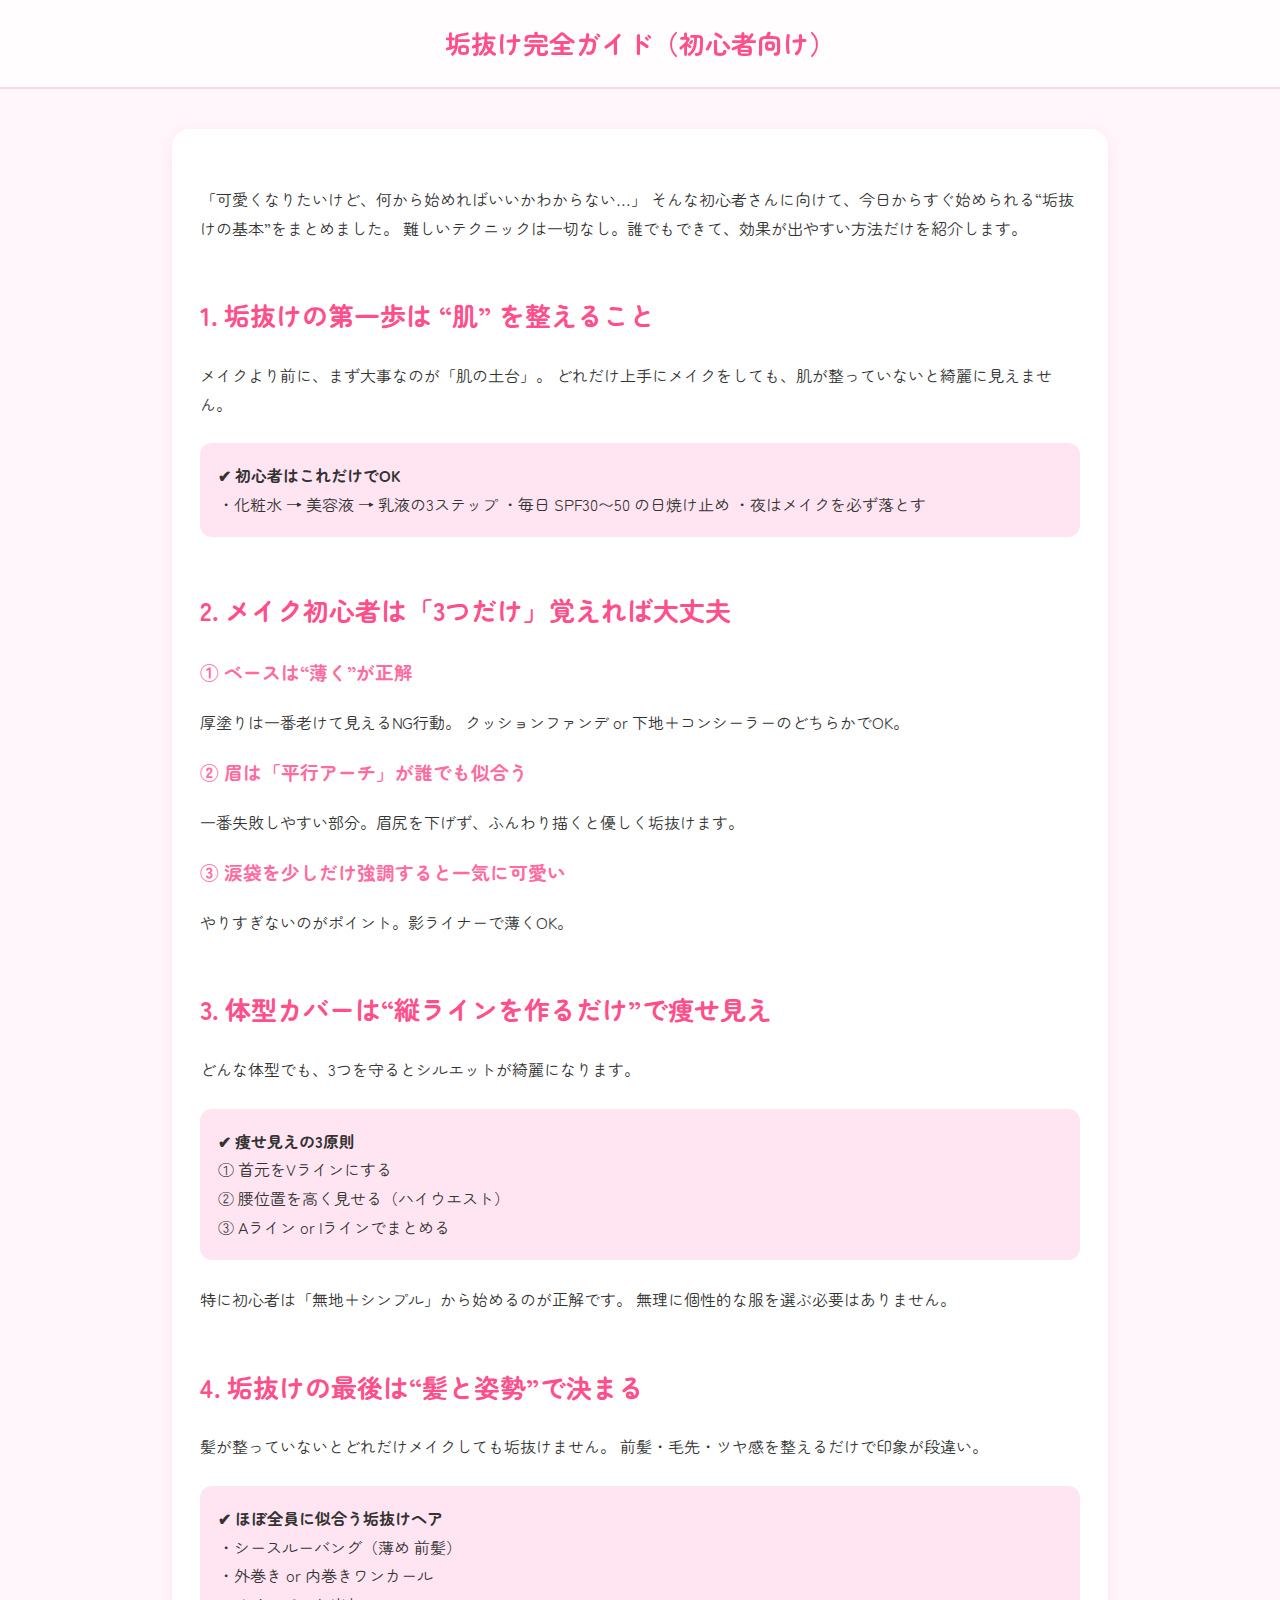
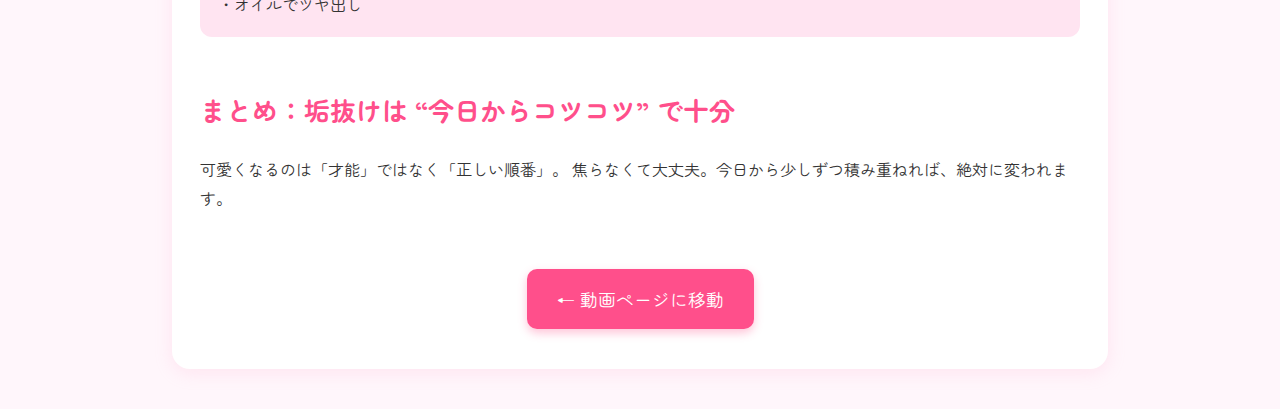
<file: tamari-SEO/index.html>
<!DOCTYPE html>
<html lang="ja">
<head>
    <meta charset="UTF-8">
    <link rel="icon" href="favicon.png" type="image/png">
    <meta name="viewport" content="width=device-width, initial-scale=1.0">

    <title>【初心者向け】可愛くなるための垢抜け完全ガイド｜メイク・ファッションの基本</title>

    <!-- SEO -->
    <meta name="description" content="初心者でも可愛くなれるメイクの基本・体型カバー・垢抜けのコツを分かりやすく解説。TamaRiが“今日からすぐ変われる方法”を丁寧に紹介。">
    <meta name="keywords" content="垢抜け, メイク初心者, 垢抜け方法, 体型カバー, コーデ初心者, ファッション基本, TamaRi">

    <meta property="og:title" content="【初心者向け】垢抜け完全ガイド｜メイク・ファッションの基本">
    <meta property="og:description" content="初心者でも迷わず可愛くなれる必須ポイントを分かりやすく解説。">
    <meta property="og:image" content="https://i.ytimg.com/vi/2EfxidI4AdE/maxresdefault.jpg">

    <!-- かわいいデザイン -->
    <link href="https://fonts.googleapis.com/css2?family=Zen+Maru+Gothic:wght@500;700&display=swap" rel="stylesheet">

    <style>
        body {
            font-family: "Zen Maru Gothic", sans-serif;
            background: #fff6fb;
            margin: 0;
            padding: 0;
            color: #333;
            line-height: 1.8;
        }

        header {
            padding: 20px;
            text-align: center;
            background: #ffffffcc;
            border-bottom: 2px solid #ffd5e9;
            position: sticky;
            top: 0;
            backdrop-filter: blur(8px);
        }

        header h1 {
            margin: 0;
            color: #ff4f8b;
            font-size: 26px;
        }

        .content {
            max-width: 880px;
            margin: 40px auto;
            background: #fff;
            padding: 40px 28px;
            border-radius: 18px;
            box-shadow: 0 4px 18px #ff9ec933;
        }

        h2 {
            color: #ff4f8b;
            margin-top: 50px;
            font-size: 26px;
        }

        h3 { color: #ff6ba1; }

        .point-box {
            background: #ffe4f1;
            padding: 18px;
            border-radius: 12px;
            margin: 25px 0;
        }

        a.btn {
            display: inline-block;
            margin-top: 40px;
            padding: 14px 30px;
            background: #ff4f8b;
            color: #fff;
            border-radius: 10px;
            text-decoration: none;
            font-size: 18px;
            box-shadow: 0 4px 10px #ff4f8b55;
        }
    </style>
</head>

<body>

<header>
    <h1>垢抜け完全ガイド（初心者向け）</h1>
</header>

<div class="content">

    <p>
        「可愛くなりたいけど、何から始めればいいかわからない…」  
        そんな初心者さんに向けて、今日からすぐ始められる“垢抜けの基本”をまとめました。
        難しいテクニックは一切なし。誰でもできて、効果が出やすい方法だけを紹介します。
    </p>

    <h2>1. 垢抜けの第一歩は “肌” を整えること</h2>
    <p>
        メイクより前に、まず大事なのが「肌の土台」。  
        どれだけ上手にメイクをしても、肌が整っていないと綺麗に見えません。
    </p>

    <div class="point-box">
        <strong>✔ 初心者はこれだけでOK</strong><br>
        ・化粧水 → 美容液 → 乳液の3ステップ  
        ・毎日 SPF30〜50 の日焼け止め  
        ・夜はメイクを必ず落とす
    </div>


    <h2>2. メイク初心者は「3つだけ」覚えれば大丈夫</h2>

    <h3>① ベースは“薄く”が正解</h3>
    <p>
        厚塗りは一番老けて見えるNG行動。  
        クッションファンデ or 下地＋コンシーラーのどちらかでOK。
    </p>

    <h3>② 眉は「平行アーチ」が誰でも似合う</h3>
    <p>一番失敗しやすい部分。眉尻を下げず、ふんわり描くと優しく垢抜けます。</p>

    <h3>③ 涙袋を少しだけ強調すると一気に可愛い</h3>
    <p>やりすぎないのがポイント。影ライナーで薄くOK。</p>


    <h2>3. 体型カバーは“縦ラインを作るだけ”で痩せ見え</h2>

    <p>どんな体型でも、3つを守るとシルエットが綺麗になります。</p>

    <div class="point-box">
        <strong>✔ 痩せ見えの3原則</strong><br>
        ① 首元をVラインにする<br>
        ② 腰位置を高く見せる（ハイウエスト）<br>
        ③ Aライン or Iラインでまとめる
    </div>

    <p>
        特に初心者は「無地＋シンプル」から始めるのが正解です。  
        無理に個性的な服を選ぶ必要はありません。
    </p>


    <h2>4. 垢抜けの最後は“髪と姿勢”で決まる</h2>

    <p>
        髪が整っていないとどれだけメイクしても垢抜けません。  
        前髪・毛先・ツヤ感を整えるだけで印象が段違い。
    </p>

    <div class="point-box">
        <strong>✔ ほぼ全員に似合う垢抜けヘア</strong><br>
        ・シースルーバング（薄め 前髪）<br>
        ・外巻き or 内巻きワンカール<br>
        ・オイルでツヤ出し
    </div>


    <h2>まとめ：垢抜けは “今日からコツコツ” で十分</h2>
    <p>
        可愛くなるのは「才能」ではなく「正しい順番」。  
        焦らなくて大丈夫。今日から少しずつ積み重ねれば、絶対に変われます。
    </p>

    <center>
        <a class="btn" href="https://www.youtube.com/channel/UC_GVyATt4ZZFa6GnnkZ162w">← 動画ページに移動</a>
    </center>

</div>

</body>
</html>
</file>
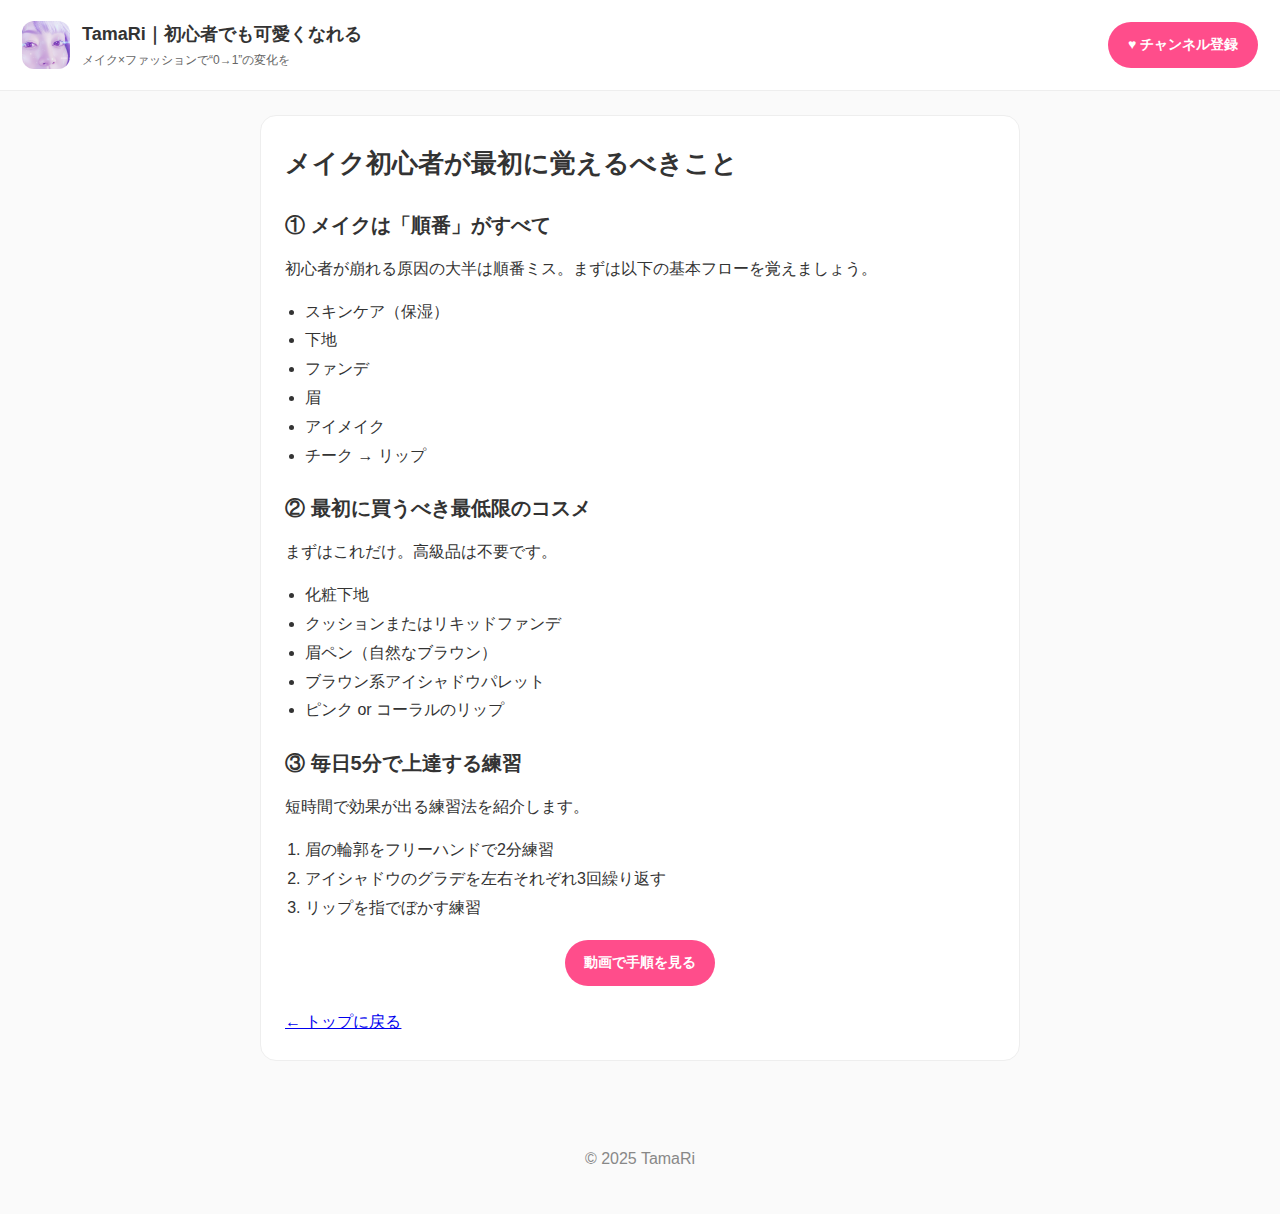
<file: article-makeup-1.html>
<!DOCTYPE html>
<html lang="ja">
<head>
  <meta charset="utf-8">
  <meta name="viewport" content="width=device-width,initial-scale=1">
  <title>メイク初心者が最初に覚えるべきこと｜TamaRi</title>
  <meta name="description" content="メイク初心者が最初に覚えるべき基本ステップ。順番・最低限の道具・練習方法をわかりやすく解説します。">
  <link rel="icon" href="favicon.png">
  <link rel="stylesheet" href="styles.css">
</head>
<body>

<header class="site-header" role="banner">
  <div class="header-left">
    <img src="favicon.png" alt="TamaRi アイコン" class="site-logo" loading="lazy" width="48" height="48">
    <div>
      <div class="site-title">TamaRi｜初心者でも可愛くなれる</div>
      <div class="site-sub">メイク×ファッションで“0→1”の変化を</div>
    </div>
  </div>
  <div class="header-right">
    <a class="subscribe-btn" href="https://www.youtube.com/channel/UC_GVyATt4ZZFa6GnnkZ162w?sub_confirmation=1" target="_blank" rel="noopener">♥ チャンネル登録</a>
  </div>
</header>

<main class="container">
  <article class="article-container" role="article">
    <h1>メイク初心者が最初に覚えるべきこと</h1>

    <h2>① メイクは「順番」がすべて</h2>
    <p>初心者が崩れる原因の大半は順番ミス。まずは以下の基本フローを覚えましょう。</p>
    <ul>
      <li>スキンケア（保湿）</li>
      <li>下地</li>
      <li>ファンデ</li>
      <li>眉</li>
      <li>アイメイク</li>
      <li>チーク → リップ</li>
    </ul>

    <h2>② 最初に買うべき最低限のコスメ</h2>
    <p>まずはこれだけ。高級品は不要です。</p>
    <ul>
      <li>化粧下地</li>
      <li>クッションまたはリキッドファンデ</li>
      <li>眉ペン（自然なブラウン）</li>
      <li>ブラウン系アイシャドウパレット</li>
      <li>ピンク or コーラルのリップ</li>
    </ul>

    <h2>③ 毎日5分で上達する練習</h2>
    <p>短時間で効果が出る練習法を紹介します。</p>
    <ol>
      <li>眉の輪郭をフリーハンドで2分練習</li>
      <li>アイシャドウのグラデを左右それぞれ3回繰り返す</li>
      <li>リップを指でぼかす練習</li>
    </ol>

    <div style="margin-top:18px; text-align:center;">
      <a class="subscribe-btn" href="https://www.youtube.com/channel/UC_GVyATt4ZZFa6GnnkZ162w" target="_blank">動画で手順を見る</a>
    </div>

    <div style="margin-top:22px;">
      <a href="index.html">← トップに戻る</a>
    </div>
  </article>
</main>

<footer>
  <p>© 2025 TamaRi</p>
</footer>

</body>
</html>
</file>
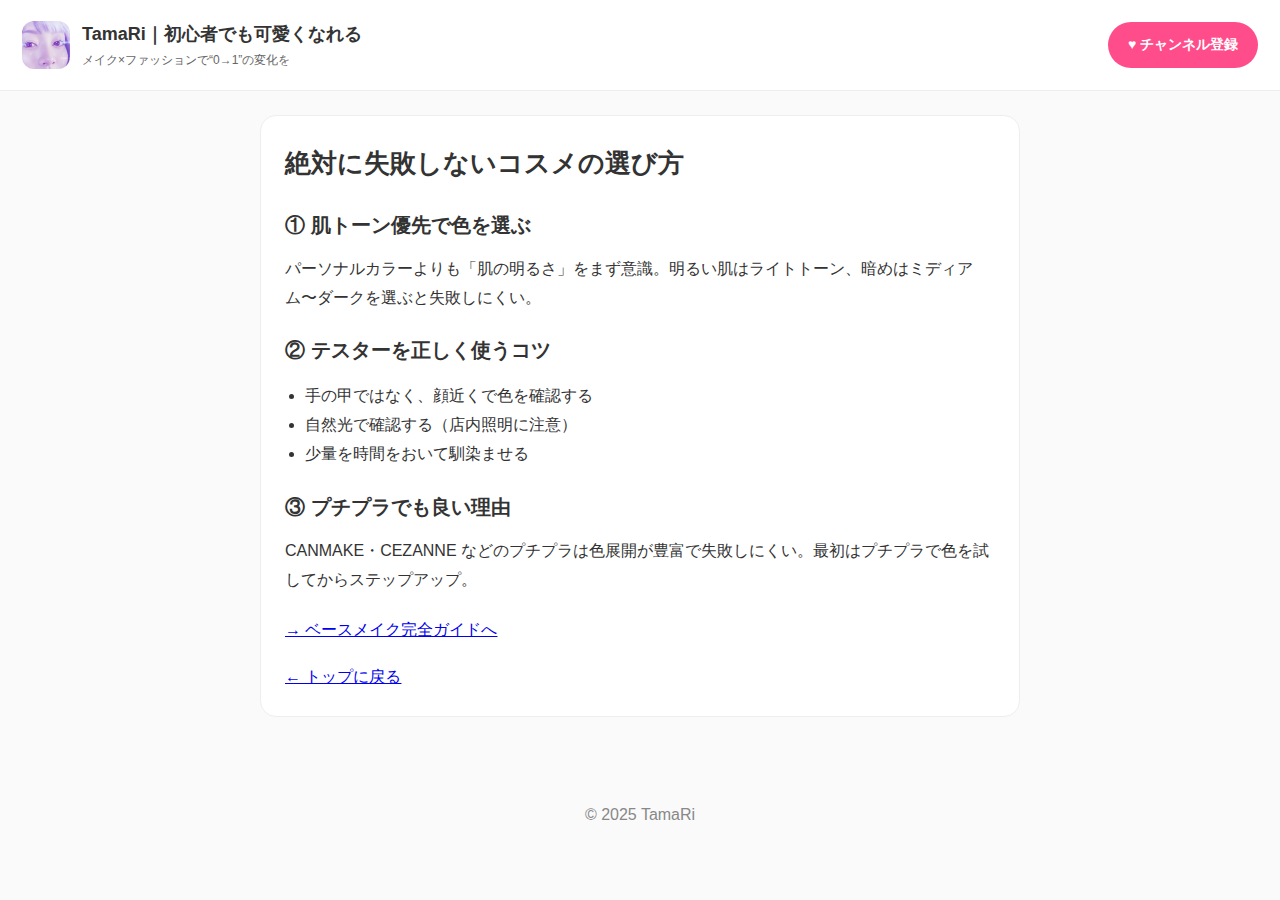
<file: article-makeup-2.html>
<!DOCTYPE html>
<html lang="ja">
<head>
  <meta charset="utf-8">
  <meta name="viewport" content="width=device-width,initial-scale=1">
  <title>絶対に失敗しないコスメの選び方｜TamaRi</title>
  <meta name="description" content="初心者でも失敗しないコスメ選び。肌トーン・テスターの使い方・プチプラおすすめを解説します。">
  <link rel="icon" href="favicon.png">
  <link rel="stylesheet" href="styles.css">
</head>
<body>

<header class="site-header" role="banner">
  <div class="header-left">
    <img src="favicon.png" alt="TamaRi アイコン" class="site-logo" loading="lazy" width="48" height="48">
    <div>
      <div class="site-title">TamaRi｜初心者でも可愛くなれる</div>
      <div class="site-sub">メイク×ファッションで“0→1”の変化を</div>
    </div>
  </div>
  <div class="header-right">
    <a class="subscribe-btn" href="https://www.youtube.com/channel/UC_GVyATt4ZZFa6GnnkZ162w?sub_confirmation=1" target="_blank" rel="noopener">♥ チャンネル登録</a>
  </div>
</header>

<main class="container">
  <article class="article-container">
    <h1>絶対に失敗しないコスメの選び方</h1>

    <h2>① 肌トーン優先で色を選ぶ</h2>
    <p>パーソナルカラーよりも「肌の明るさ」をまず意識。明るい肌はライトトーン、暗めはミディアム〜ダークを選ぶと失敗しにくい。</p>

    <h2>② テスターを正しく使うコツ</h2>
    <ul>
      <li>手の甲ではなく、顔近くで色を確認する</li>
      <li>自然光で確認する（店内照明に注意）</li>
      <li>少量を時間をおいて馴染ませる</li>
    </ul>

    <h2>③ プチプラでも良い理由</h2>
    <p>CANMAKE・CEZANNE などのプチプラは色展開が豊富で失敗しにくい。最初はプチプラで色を試してからステップアップ。</p>

    <div style="margin-top:22px;">
      <a href="article-makeup-3.html">→ ベースメイク完全ガイドへ</a>
    </div>

    <div style="margin-top:18px;">
      <a href="index.html">← トップに戻る</a>
    </div>
  </article>
</main>

<footer>
  <p>© 2025 TamaRi</p>
</footer>

</body>
</html>
</file>
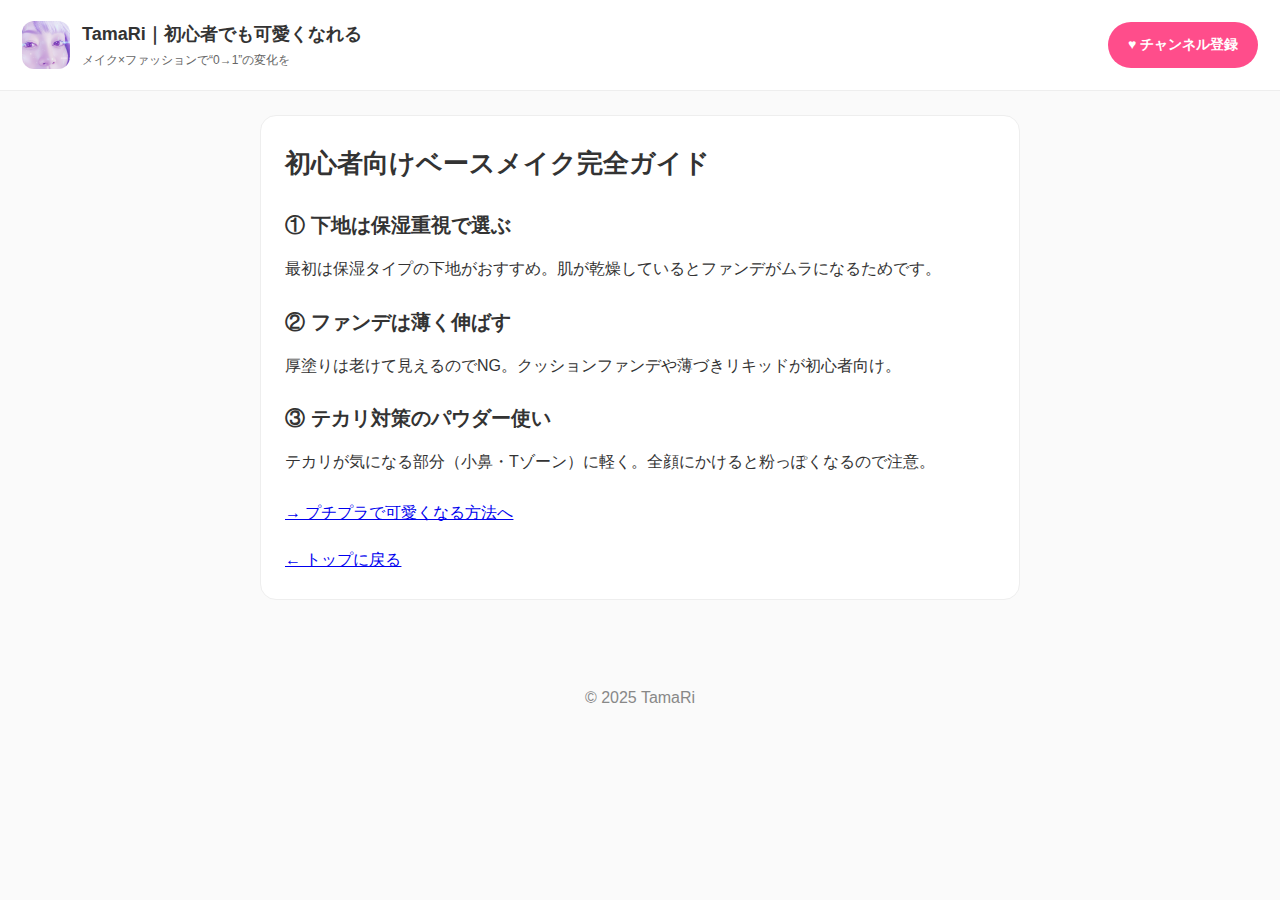
<file: article-makeup-3.html>
<!DOCTYPE html>
<html lang="ja">
<head>
  <meta charset="utf-8">
  <meta name="viewport" content="width=device-width,initial-scale=1">
  <title>初心者向けベースメイク完全ガイド｜TamaRi</title>
  <meta name="description" content="崩れないベースメイクの作り方。下地・ファンデ・パウダーの選び方と使い方をわかりやすく説明します。">
  <link rel="icon" href="favicon.png">
  <link rel="stylesheet" href="styles.css">
</head>
<body>

<header class="site-header" role="banner">
  <div class="header-left">
    <img src="favicon.png" alt="TamaRi アイコン" class="site-logo" loading="lazy" width="48" height="48">
    <div>
      <div class="site-title">TamaRi｜初心者でも可愛くなれる</div>
      <div class="site-sub">メイク×ファッションで“0→1”の変化を</div>
    </div>
  </div>
  <div class="header-right">
    <a class="subscribe-btn" href="https://www.youtube.com/channel/UC_GVyATt4ZZFa6GnnkZ162w?sub_confirmation=1" target="_blank" rel="noopener">♥ チャンネル登録</a>
  </div>
</header>

<main class="container">
  <article class="article-container">
    <h1>初心者向けベースメイク完全ガイド</h1>

    <h2>① 下地は保湿重視で選ぶ</h2>
    <p>最初は保湿タイプの下地がおすすめ。肌が乾燥しているとファンデがムラになるためです。</p>

    <h2>② ファンデは薄く伸ばす</h2>
    <p>厚塗りは老けて見えるのでNG。クッションファンデや薄づきリキッドが初心者向け。</p>

    <h2>③ テカリ対策のパウダー使い</h2>
    <p>テカリが気になる部分（小鼻・Tゾーン）に軽く。全顔にかけると粉っぽくなるので注意。</p>

    <div style="margin-top:22px;">
      <a href="article-makeup-4.html">→ プチプラで可愛くなる方法へ</a>
    </div>

    <div style="margin-top:18px;">
      <a href="index.html">← トップに戻る</a>
    </div>
  </article>
</main>

<footer>
  <p>© 2025 TamaRi</p>
</footer>

</body>
</html>
</file>
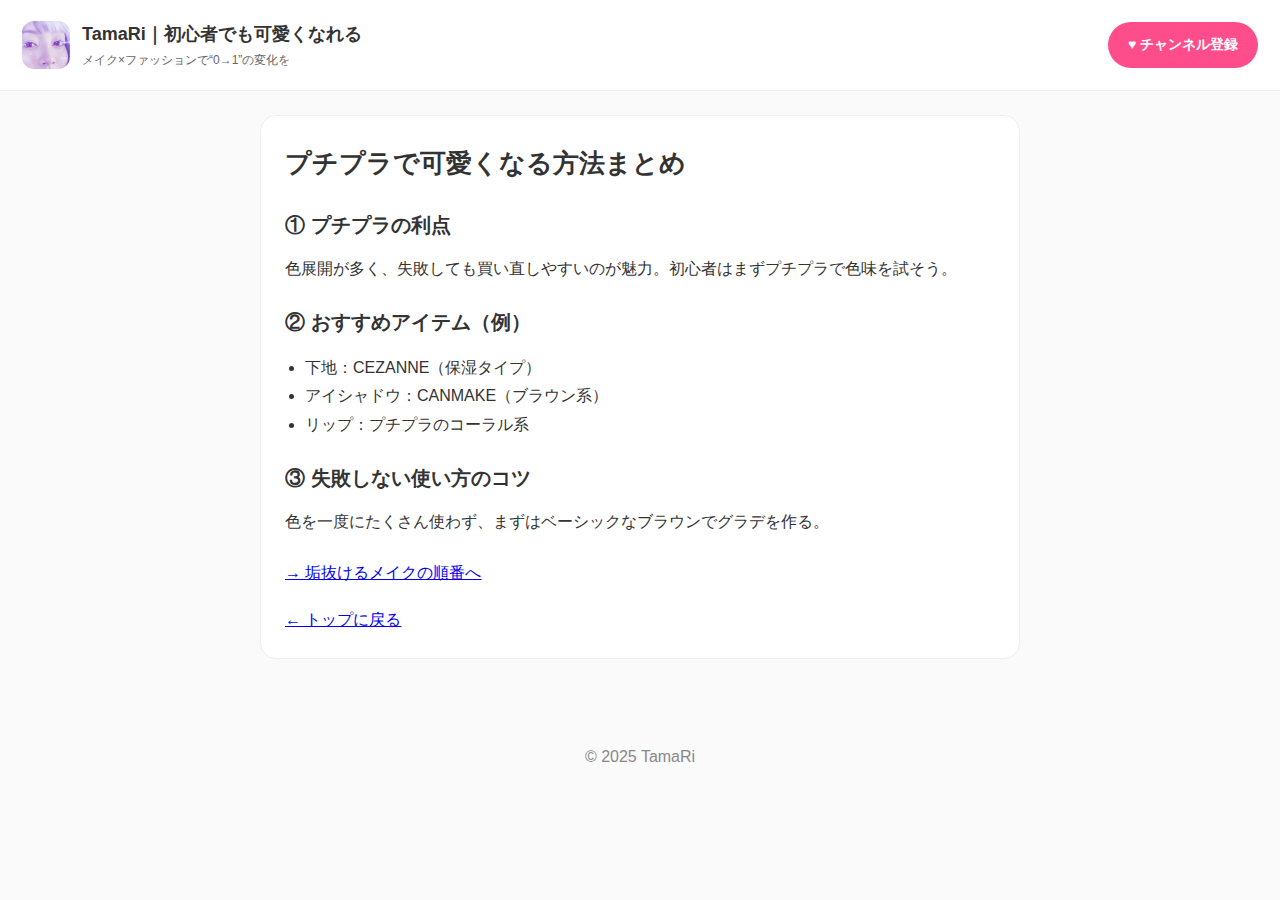
<file: article-makeup-4.html>
<!DOCTYPE html>
<html lang="ja">
<head>
  <meta charset="utf-8">
  <meta name="viewport" content="width=device-width,initial-scale=1">
  <title>プチプラで可愛くなる方法｜TamaRi</title>
  <meta name="description" content="プチプラで揃えるメイク術。CANMAKEなどのおすすめアイテムと実践テクニックを紹介します。">
  <link rel="icon" href="favicon.png">
  <link rel="stylesheet" href="styles.css">
</head>
<body>

<header class="site-header" role="banner">
  <div class="header-left">
    <img src="favicon.png" alt="TamaRi アイコン" class="site-logo" loading="lazy" width="48" height="48">
    <div>
      <div class="site-title">TamaRi｜初心者でも可愛くなれる</div>
      <div class="site-sub">メイク×ファッションで“0→1”の変化を</div>
    </div>
  </div>
  <div class="header-right">
    <a class="subscribe-btn" href="https://www.youtube.com/channel/UC_GVyATt4ZZFa6GnnkZ162w?sub_confirmation=1" target="_blank" rel="noopener">♥ チャンネル登録</a>
  </div>
</header>

<main class="container">
  <article class="article-container">
    <h1>プチプラで可愛くなる方法まとめ</h1>

    <h2>① プチプラの利点</h2>
    <p>色展開が多く、失敗しても買い直しやすいのが魅力。初心者はまずプチプラで色味を試そう。</p>

    <h2>② おすすめアイテム（例）</h2>
    <ul>
      <li>下地：CEZANNE（保湿タイプ）</li>
      <li>アイシャドウ：CANMAKE（ブラウン系）</li>
      <li>リップ：プチプラのコーラル系</li>
    </ul>

    <h2>③ 失敗しない使い方のコツ</h2>
    <p>色を一度にたくさん使わず、まずはベーシックなブラウンでグラデを作る。</p>

    <div style="margin-top:22px;">
      <a href="article-makeup-5.html">→ 垢抜けるメイクの順番へ</a>
    </div>

    <div style="margin-top:18px;">
      <a href="index.html">← トップに戻る</a>
    </div>
  </article>
</main>

<footer>
  <p>© 2025 TamaRi</p>
</footer>

</body>
</html>
</file>
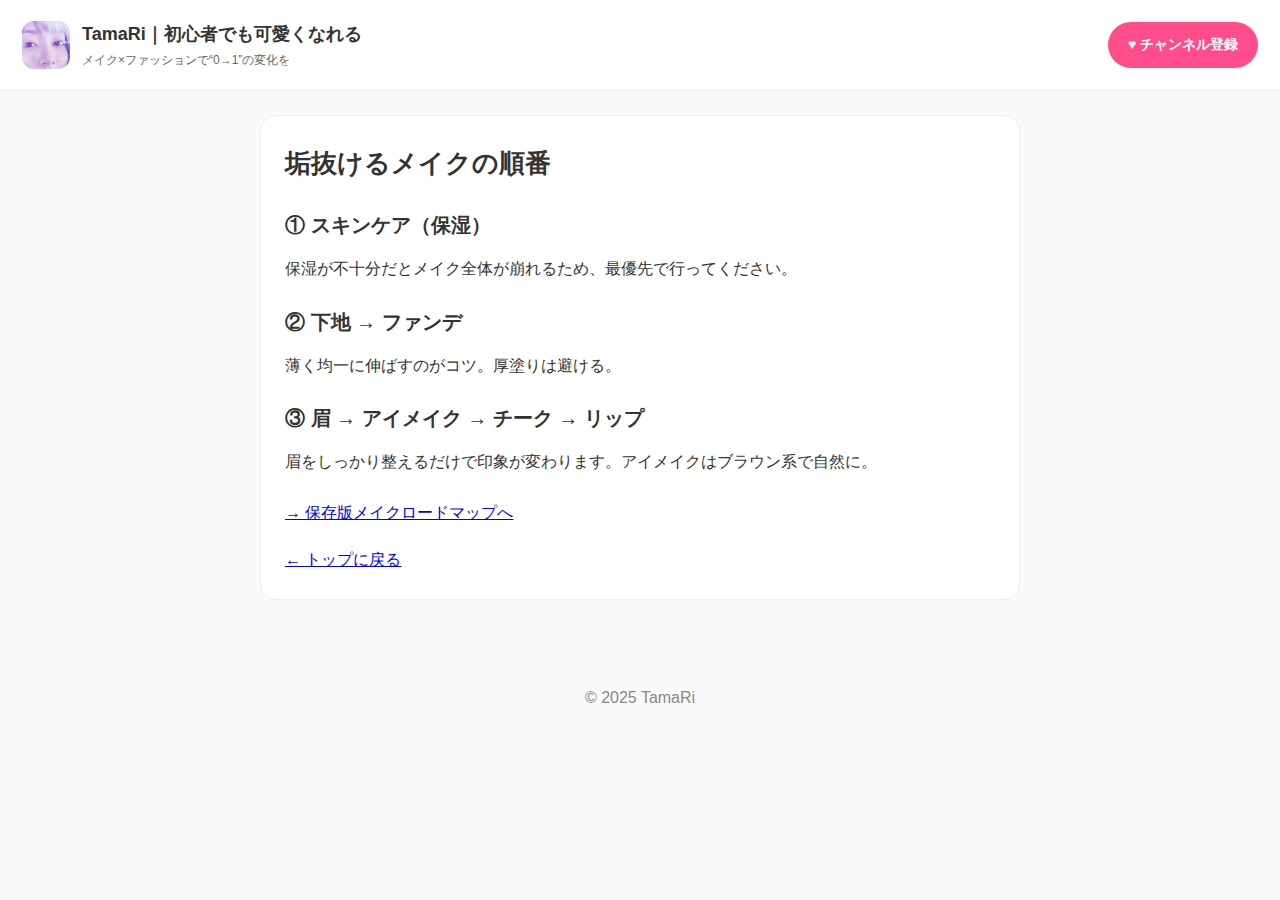
<file: article-makeup-5.html>
<!DOCTYPE html>
<html lang="ja">
<head>
  <meta charset="utf-8">
  <meta name="viewport" content="width=device-width,initial-scale=1">
  <title>垢抜けるメイクの順番｜TamaRi</title>
  <meta name="description" content="垢抜けるためのメイクの順番を解説。7ステップで誰でも垢抜ける手順を紹介します。">
  <link rel="icon" href="favicon.png">
  <link rel="stylesheet" href="styles.css">
</head>
<body>

<header class="site-header" role="banner">
  <div class="header-left">
    <img src="favicon.png" alt="TamaRi アイコン" class="site-logo" loading="lazy" width="48" height="48">
    <div>
      <div class="site-title">TamaRi｜初心者でも可愛くなれる</div>
      <div class="site-sub">メイク×ファッションで“0→1”の変化を</div>
    </div>
  </div>
  <div class="header-right">
    <a class="subscribe-btn" href="https://www.youtube.com/channel/UC_GVyATt4ZZFa6GnnkZ162w?sub_confirmation=1" target="_blank" rel="noopener">♥ チャンネル登録</a>
  </div>
</header>

<main class="container">
  <article class="article-container">
    <h1>垢抜けるメイクの順番</h1>

    <h2>① スキンケア（保湿）</h2>
    <p>保湿が不十分だとメイク全体が崩れるため、最優先で行ってください。</p>

    <h2>② 下地 → ファンデ</h2>
    <p>薄く均一に伸ばすのがコツ。厚塗りは避ける。</p>

    <h2>③ 眉 → アイメイク → チーク → リップ</h2>
    <p>眉をしっかり整えるだけで印象が変わります。アイメイクはブラウン系で自然に。</p>

    <div style="margin-top:22px;">
      <a href="article-makeup-6.html">→ 保存版メイクロードマップへ</a>
    </div>

    <div style="margin-top:18px;">
      <a href="index.html">← トップに戻る</a>
    </div>
  </article>
</main>

<footer>
  <p>© 2025 TamaRi</p>
</footer>

</body>
</html>
</file>
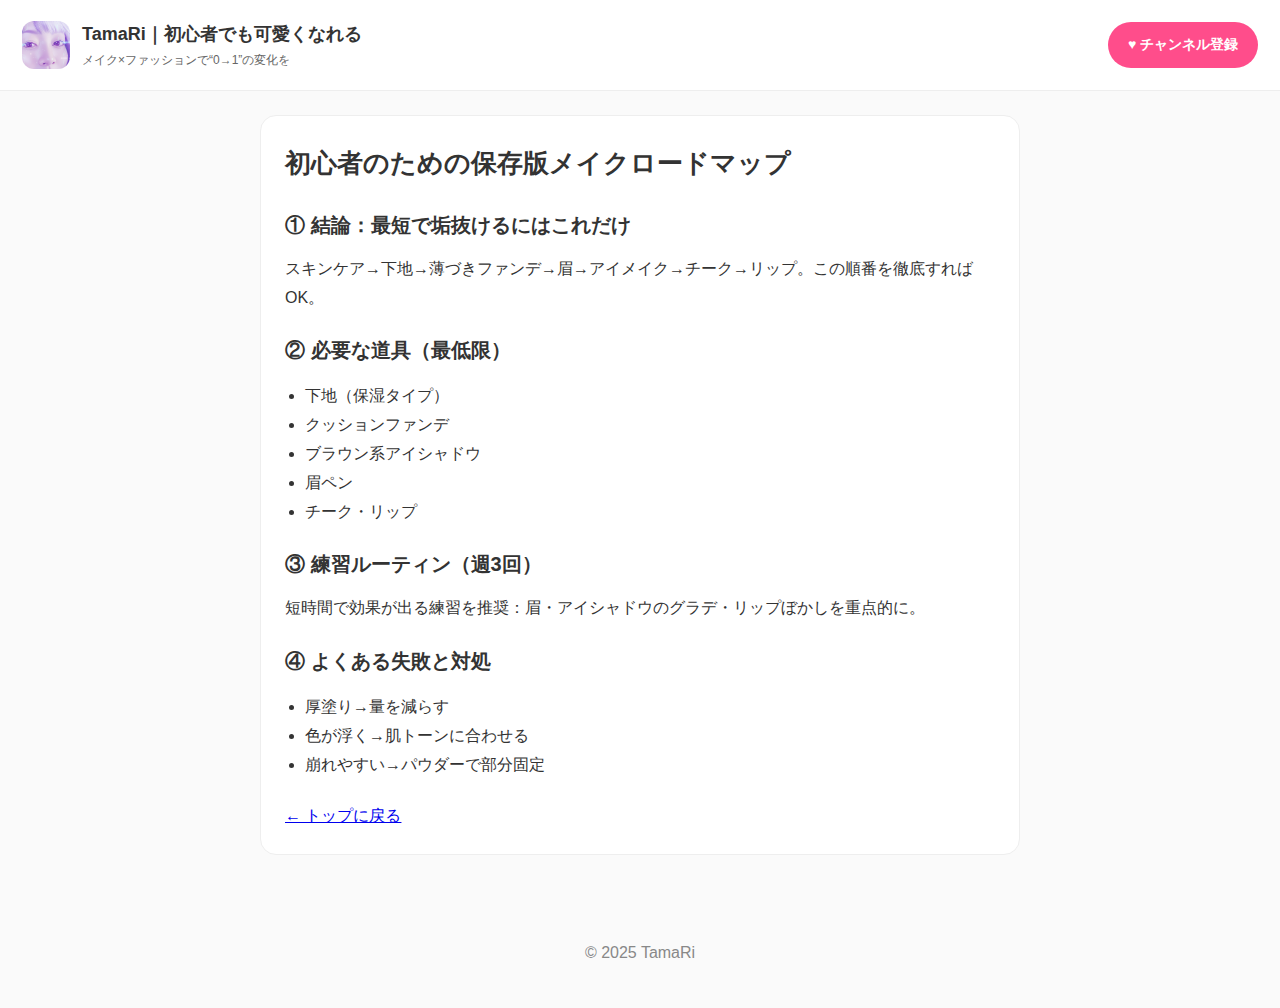
<file: article-makeup-6.html>
<!DOCTYPE html>
<html lang="ja">
<head>
  <meta charset="utf-8">
  <meta name="viewport" content="width=device-width,initial-scale=1">
  <title>保存版メイクロードマップ｜初心者向けまとめ｜TamaRi</title>
  <meta name="description" content="初心者のための保存版メイクロードマップ。必要な道具、手順、失敗しない練習法を1ページでまとめています。">
  <link rel="icon" href="favicon.png">
  <link rel="stylesheet" href="styles.css">
</head>
<body>

<header class="site-header" role="banner">
  <div class="header-left">
    <img src="favicon.png" alt="TamaRi アイコン" class="site-logo" loading="lazy" width="48" height="48">
    <div>
      <div class="site-title">TamaRi｜初心者でも可愛くなれる</div>
      <div class="site-sub">メイク×ファッションで“0→1”の変化を</div>
    </div>
  </div>
  <div class="header-right">
    <a class="subscribe-btn" href="https://www.youtube.com/channel/UC_GVyATt4ZZFa6GnnkZ162w?sub_confirmation=1" target="_blank" rel="noopener">♥ チャンネル登録</a>
  </div>
</header>

<main class="container">
  <article class="article-container">
    <h1>初心者のための保存版メイクロードマップ</h1>

    <h2>① 結論：最短で垢抜けるにはこれだけ</h2>
    <p>スキンケア→下地→薄づきファンデ→眉→アイメイク→チーク→リップ。この順番を徹底すればOK。</p>

    <h2>② 必要な道具（最低限）</h2>
    <ul>
      <li>下地（保湿タイプ）</li>
      <li>クッションファンデ</li>
      <li>ブラウン系アイシャドウ</li>
      <li>眉ペン</li>
      <li>チーク・リップ</li>
    </ul>

    <h2>③ 練習ルーティン（週3回）</h2>
    <p>短時間で効果が出る練習を推奨：眉・アイシャドウのグラデ・リップぼかしを重点的に。</p>

    <h2>④ よくある失敗と対処</h2>
    <ul>
      <li>厚塗り→量を減らす</li>
      <li>色が浮く→肌トーンに合わせる</li>
      <li>崩れやすい→パウダーで部分固定</li>
    </ul>

    <div style="margin-top:22px;">
      <a href="index.html">← トップに戻る</a>
    </div>
  </article>
</main>

<footer>
  <p>© 2025 TamaRi</p>
</footer>

</body>
</html>
</file>
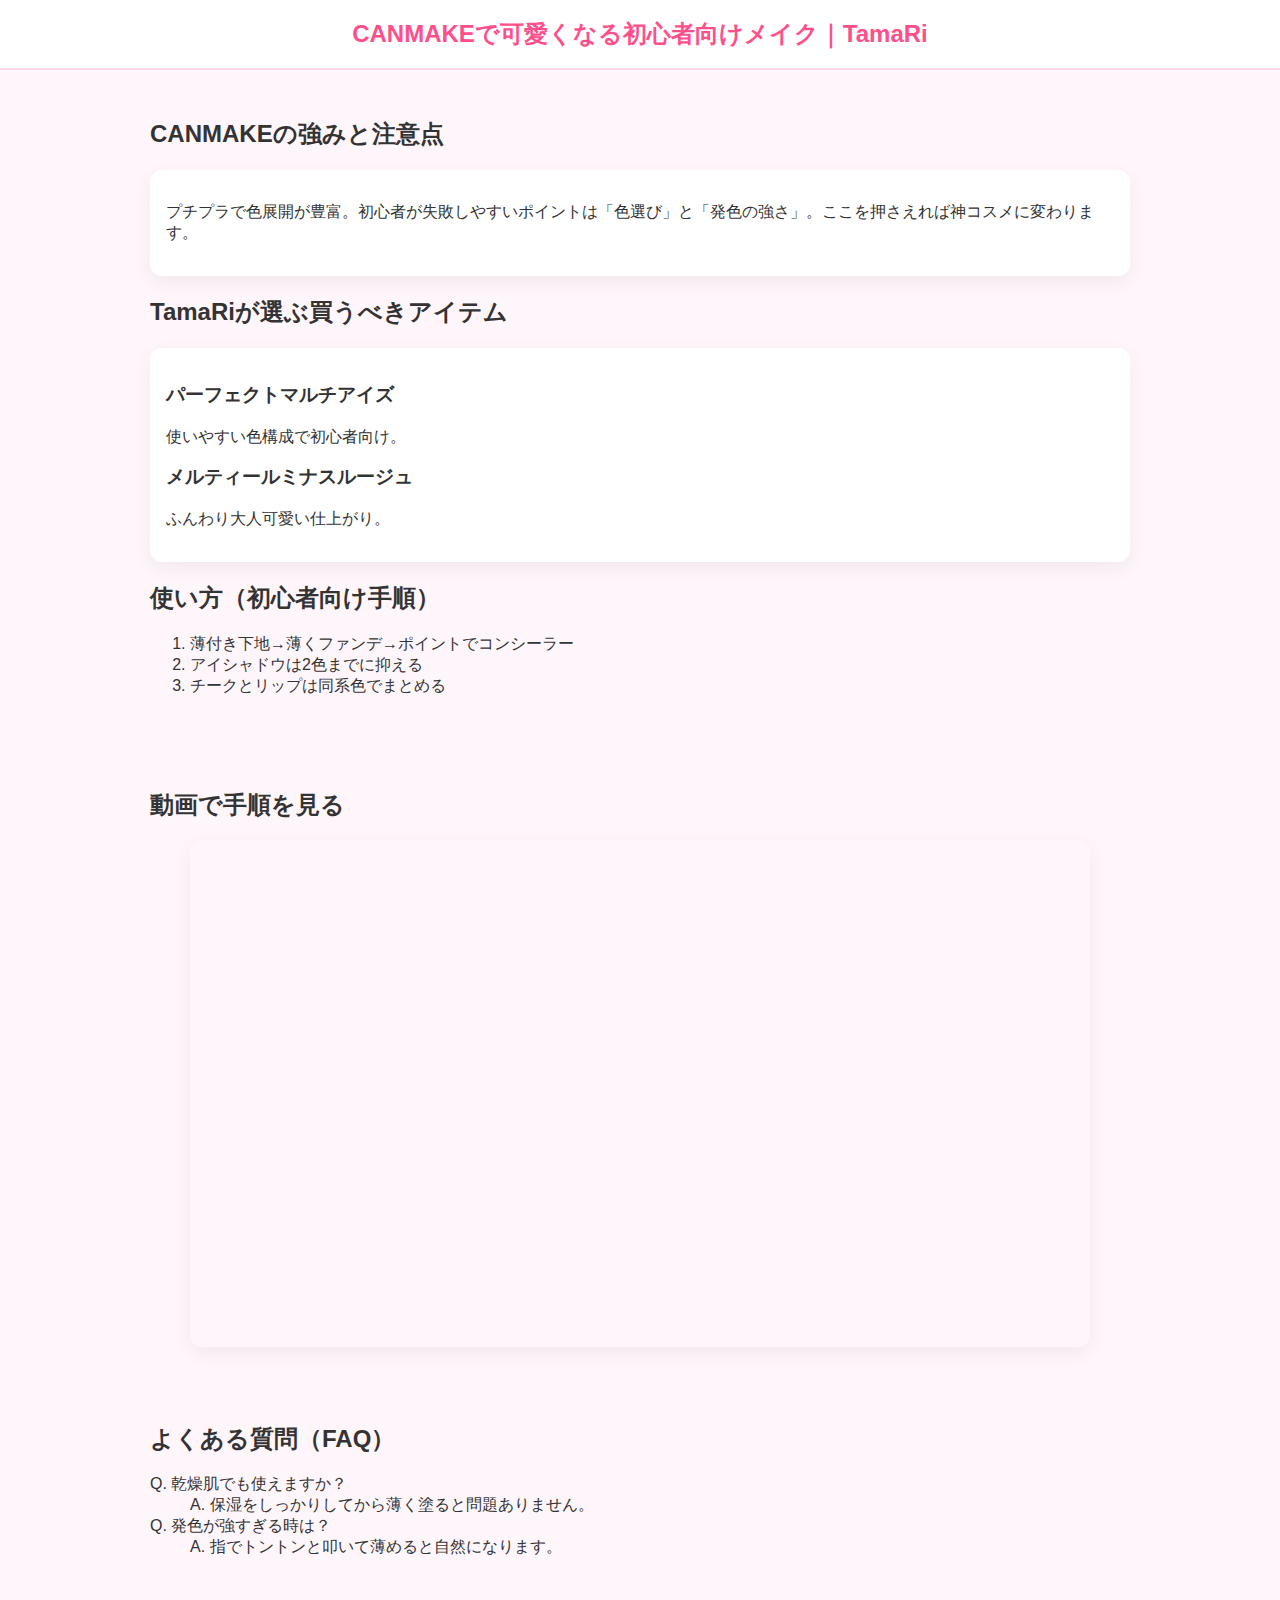
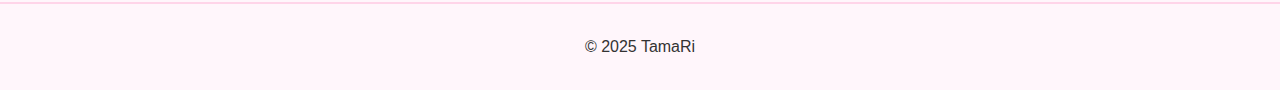
<file: canmake-make-beginner.html>
<!DOCTYPE html>
<html lang="ja">
<head>
  <meta charset="utf-8" />
  <meta name="viewport" content="width=device-width,initial-scale=1" />
  <title>CANMAKE初心者ガイド｜失敗しない色選び・使い方・本当に買うべき名品</title>
  <meta name="description" content="CANMAKEを使いこなすための初心者ガイド。色選び、崩れにくい塗り方、買って後悔しない名品をTamaRiが実践レビュー。" />
  <meta name="robots" content="index,follow" />
  <style>
    body{font-family:"Zen Maru Gothic","Noto Sans JP",sans-serif;margin:0;background:#fff6fb;color:#333}
    header{padding:18px;text-align:center;background:#fff;border-bottom:2px solid #ffd5e9}
    header h1{color:#ff4f8b;margin:0;font-size:24px}
    .section{padding:28px 20px;max-width:980px;margin:auto}
    .card{background:#fff;padding:16px;border-radius:12px;box-shadow:0 6px 20px rgba(0,0,0,.06);margin-bottom:14px}
  </style>
</head>
<body>
<header><h1>CANMAKEで可愛くなる初心者向けメイク｜TamaRi</h1></header>

<section class="section">
  <h2>CANMAKEの強みと注意点</h2>
  <div class="card">
    <p>プチプラで色展開が豊富。初心者が失敗しやすいポイントは「色選び」と「発色の強さ」。ここを押さえれば神コスメに変わります。</p>
  </div>

  <h2>TamaRiが選ぶ買うべきアイテム</h2>
  <div class="card">
    <h3>パーフェクトマルチアイズ</h3>
    <p>使いやすい色構成で初心者向け。</p>
    <h3 style="margin-top:10px">メルティールミナスルージュ</h3>
    <p>ふんわり大人可愛い仕上がり。</p>
  </div>

  <h2>使い方（初心者向け手順）</h2>
  <ol>
    <li>薄付き下地→薄くファンデ→ポイントでコンシーラー</li>
    <li>アイシャドウは2色までに抑える</li>
    <li>チークとリップは同系色でまとめる</li>
  </ol>
</section>

<section class="section">
  <h2>動画で手順を見る</h2>
  <div style="max-width:900px;margin:auto;">
    <div style="position:relative;padding-bottom:56.25%;height:0;overflow:hidden;border-radius:12px;box-shadow:0 6px 20px rgba(0,0,0,.06);">
      <iframe src="https://www.youtube.com/embed/2EfxidI4AdE" style="position:absolute;top:0;left:0;width:100%;height:100%;border:0" allowfullscreen></iframe>
    </div>
  </div>
</section>

<section class="section">
  <h2>よくある質問（FAQ）</h2>
  <dl>
    <dt>Q. 乾燥肌でも使えますか？</dt>
    <dd>A. 保湿をしっかりしてから薄く塗ると問題ありません。</dd>
    <dt>Q. 発色が強すぎる時は？</dt>
    <dd>A. 指でトントンと叩いて薄めると自然になります。</dd>
  </dl>
</section>

<footer style="padding:18px;text-align:center;border-top:2px solid #ffd5e9">
  <p>© 2025 TamaRi</p>
</footer>
</body>
</html>
</file>
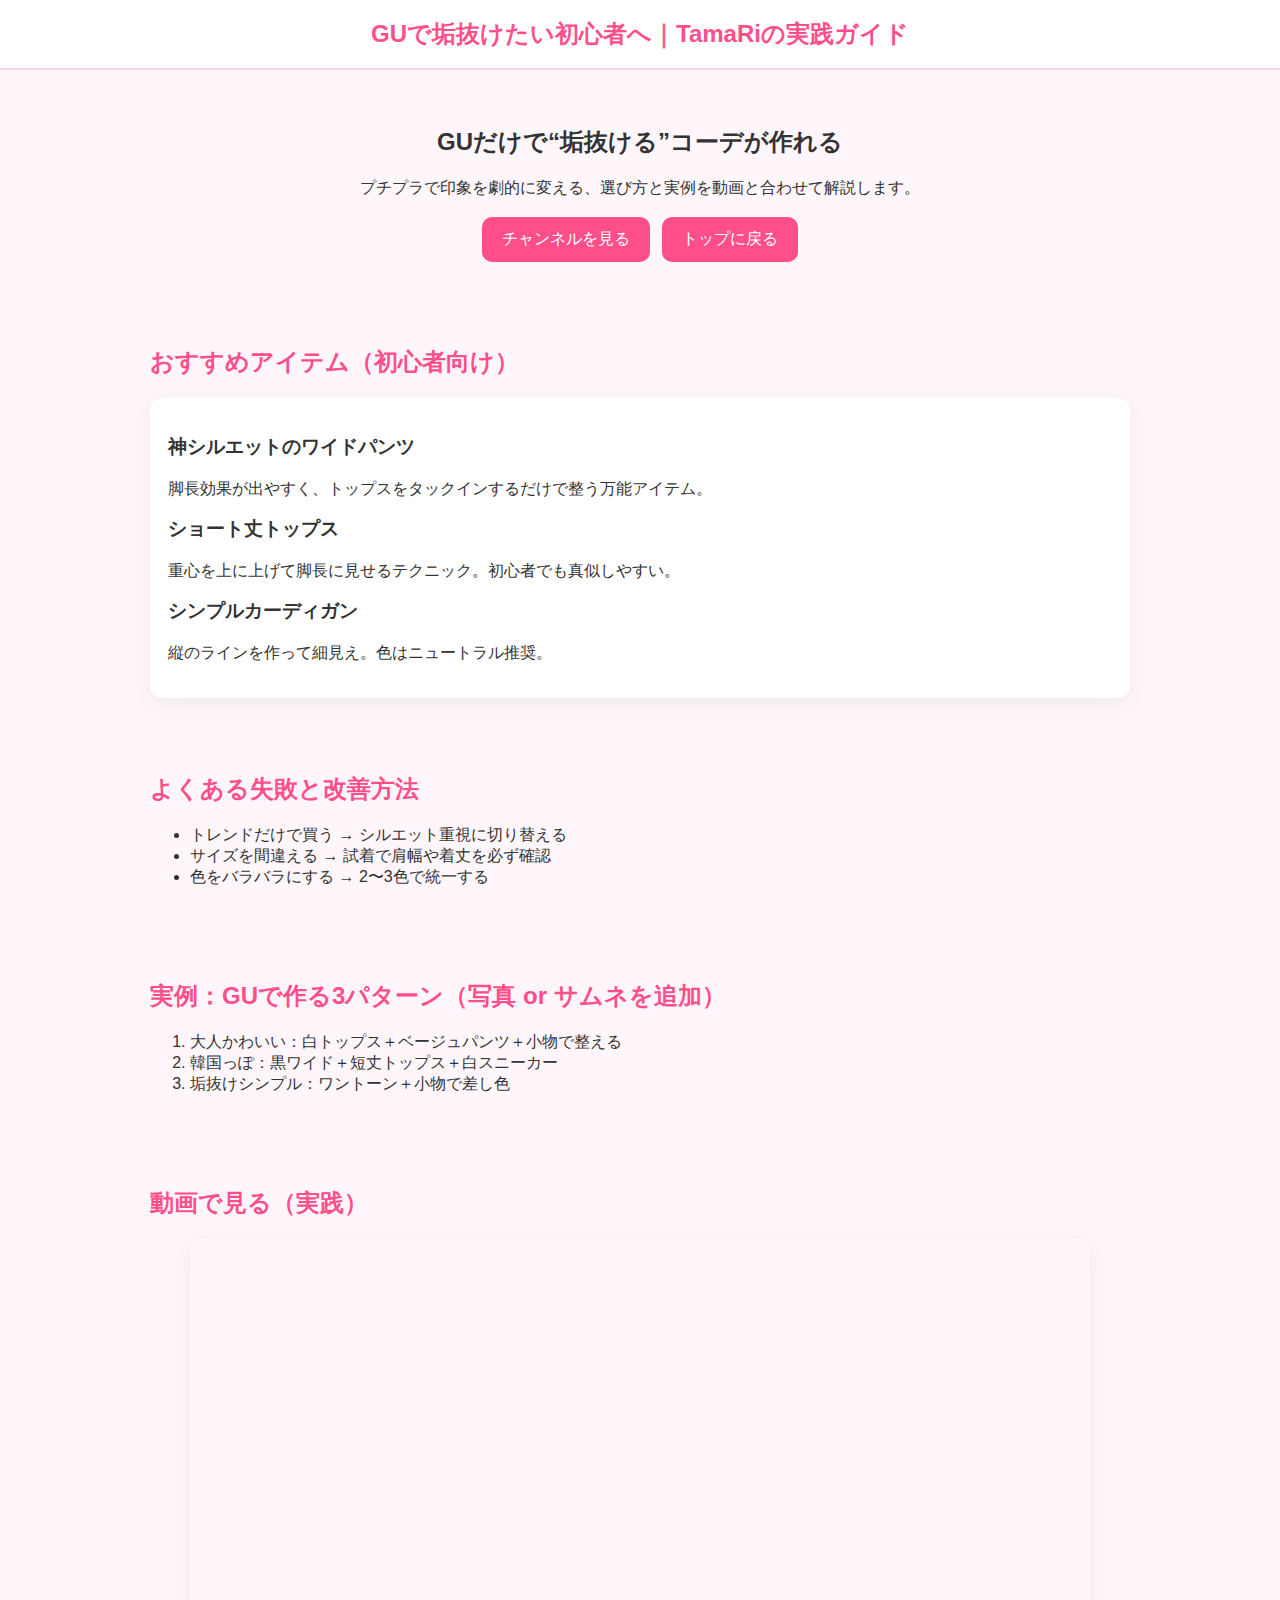
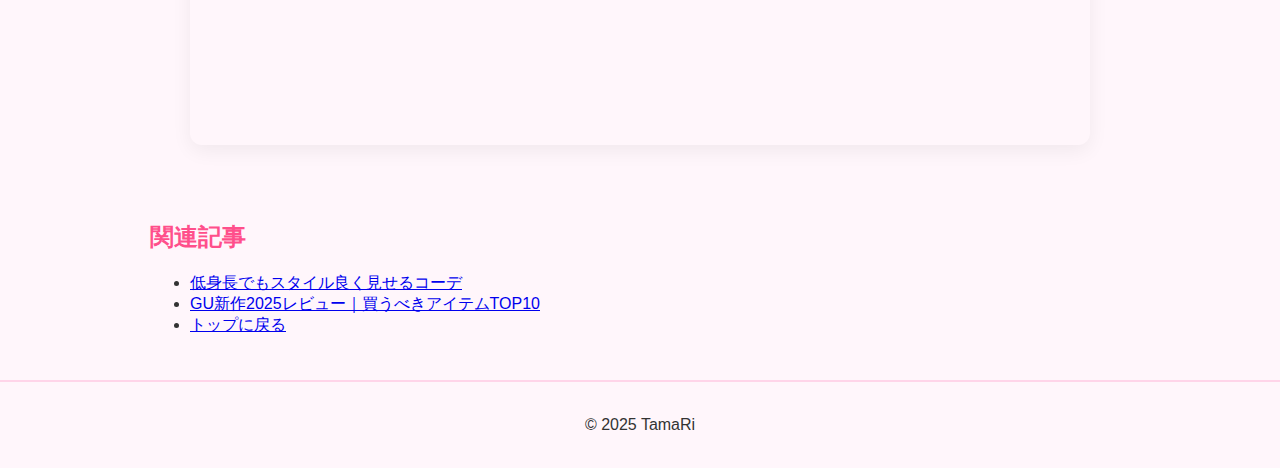
<file: gu-otokunaru-kotu.html>
<!DOCTYPE html>
<html lang="ja">
<head>
  <meta charset="utf-8" />
  <meta name="viewport" content="width=device-width,initial-scale=1" />
  <title>【2025最新版】GUで垢抜ける方法｜初心者が失敗しない選び方と神アイテム</title>
  <meta name="description" content="GUで垢抜けるための実践ガイド。初心者でも失敗しない選び方・コーデ例・買うべきアイテムをTamaRiが動画と写真で解説。" />
  <meta name="robots" content="index,follow" />
  <style>
    body{font-family:"Zen Maru Gothic","Noto Sans JP",sans-serif;margin:0;background:#fff6fb;color:#333}
    header{padding:18px;text-align:center;background:#fff;border-bottom:2px solid #ffd5e9}
    header h1{color:#ff4f8b;margin:0;font-size:24px}
    .hero{padding:36px 20px;text-align:center}
    .section{padding:28px 20px;max-width:980px;margin:auto}
    .section h2{color:#ff4f8b}
    .cta{display:flex;gap:12px;justify-content:center;margin-top:18px}
    .cta a{background:#ff4f8b;color:#fff;padding:12px 20px;border-radius:10px;text-decoration:none}
    .list{background:#fff;padding:18px;border-radius:12px;box-shadow:0 6px 20px rgba(0,0,0,.06)}
  </style>
</head>
<body>
<header><h1>GUで垢抜けたい初心者へ｜TamaRiの実践ガイド</h1></header>

<section class="hero">
  <h2>GUだけで“垢抜ける”コーデが作れる</h2>
  <p>プチプラで印象を劇的に変える、選び方と実例を動画と合わせて解説します。</p>
  <div class="cta">
    <a href="https://www.youtube.com/channel/UC_GVyATt4ZZFa6GnnkZ162w" target="_blank">チャンネルを見る</a>
    <a href="/index.html">トップに戻る</a>
  </div>
</section>

<section class="section">
  <h2>おすすめアイテム（初心者向け）</h2>
  <div class="list">
    <h3>神シルエットのワイドパンツ</h3>
    <p>脚長効果が出やすく、トップスをタックインするだけで整う万能アイテム。</p>

    <h3 style="margin-top:12px">ショート丈トップス</h3>
    <p>重心を上に上げて脚長に見せるテクニック。初心者でも真似しやすい。</p>

    <h3 style="margin-top:12px">シンプルカーディガン</h3>
    <p>縦のラインを作って細見え。色はニュートラル推奨。</p>
  </div>
</section>

<section class="section">
  <h2>よくある失敗と改善方法</h2>
  <ul>
    <li>トレンドだけで買う → シルエット重視に切り替える</li>
    <li>サイズを間違える → 試着で肩幅や着丈を必ず確認</li>
    <li>色をバラバラにする → 2〜3色で統一する</li>
  </ul>
</section>

<section class="section">
  <h2>実例：GUで作る3パターン（写真 or サムネを追加）</h2>
  <ol>
    <li>大人かわいい：白トップス＋ベージュパンツ＋小物で整える</li>
    <li>韓国っぽ：黒ワイド＋短丈トップス＋白スニーカー</li>
    <li>垢抜けシンプル：ワントーン＋小物で差し色</li>
  </ol>
</section>

<section class="section">
  <h2>動画で見る（実践）</h2>
  <div style="max-width:900px;margin:auto;">
    <div style="position:relative;padding-bottom:56.25%;height:0;overflow:hidden;border-radius:12px;box-shadow:0 6px 20px rgba(0,0,0,.06);">
      <iframe src="https://www.youtube.com/embed/UvIGZq2DH5I" style="position:absolute;top:0;left:0;width:100%;height:100%;border:0" allowfullscreen></iframe>
    </div>
  </div>
</section>

<section class="section">
  <h2>関連記事</h2>
  <ul>
    <li><a href="/article-fashion-2.html">低身長でもスタイル良く見せるコーデ</a></li>
    <li><a href="/article-fashion-5.html">GU新作2025レビュー｜買うべきアイテムTOP10</a></li>
    <li><a href="/index.html">トップに戻る</a></li>
  </ul>
</section>

<footer style="padding:18px;text-align:center;border-top:2px solid #ffd5e9">
  <p>© 2025 TamaRi</p>
</footer>
</body>
</html>
</file>
<file: styles.css>
/* ------------------------------
   Base
------------------------------ */
* {
  margin: 0;
  padding: 0;
  box-sizing: border-box;
}

html {
  scroll-behavior: smooth;
}

body {
  font-family: "Segoe UI", "Hiragino Sans", "Noto Sans JP", sans-serif;
  background: #fafafa;
  color: #333;
  line-height: 1.8;
  padding-bottom: 40px;
}

/* ------------------------------
   Header
------------------------------ */
.site-header {
  width: 100%;
  background: #ffffff;
  display: flex;
  justify-content: space-between;
  align-items: center;
  padding: 18px 22px;
  border-bottom: 1px solid #eee;
  position: sticky;
  top: 0;
  z-index: 999;
}

.header-left {
  display: flex;
  align-items: center;
  gap: 12px;
}

.site-logo {
  width: 48px;
  height: 48px;
  border-radius: 12px;
}

.site-title {
  font-size: 18px;
  font-weight: 700;
}

.site-sub {
  font-size: 12px;
  color: #666;
}

/* 固定サイズのチャンネル登録ボタン（崩れない） */
.subscribe-btn {
  background: #ff4d8b;
  color: #fff;
  padding: 10px 18px;
  border-radius: 50px;
  font-weight: bold;
  font-size: 14px;
  text-decoration: none;
  display: inline-block;
  white-space: nowrap;
  min-width: 150px;
  text-align: center;
  transition: 0.2s;
}

.subscribe-btn:hover {
  background: #ff2a74;
}

/* ------------------------------
   Main container
------------------------------ */
.container {
  width: 100%;
  max-width: 960px;
  margin: auto;
  padding: 24px;
}

/* ------------------------------
   Hero section
------------------------------ */
.hero {
  text-align: center;
  margin-bottom: 40px;
}

.lead {
  color: #777;
  margin-bottom: 20px;
}

/* ------------------------------
   Video lazy-load card
------------------------------ */
.video-card {
  width: 100%;
  max-width: 720px;
  margin: auto;
  position: relative;
}

.thumb-btn {
  border: none;
  padding: 0;
  background: none;
  cursor: pointer;
  width: 100%;
}

.thumb-img {
  width: 100%;
  border-radius: 14px;
  display: block;
  max-height: 320px; /* ← サムネ小さめ調整 */
  object-fit: cover;
}

.thumb-overlay {
  position: absolute;
  top: 50%;
  left: 50%;
  transform: translate(-50%, -50%);
  background: rgba(0, 0, 0, 0.45);
  padding: 18px;
  border-radius: 50%;
}

.play-icon {
  width: 40px;
  height: auto;
}

/* iframe wrapper */
.iframe-wrap iframe {
  border: none;
  border-radius: 14px;
}

.video-caption {
  margin-top: 10px;
  font-size: 14px;
  color: #666;
}

/* ------------------------------
   Article links
------------------------------ */
.article-links {
  list-style: none;
  margin-top: 20px;
}

.article-links li {
  margin: 10px 0;
}

.article-links a {
  display: block;
  padding: 14px 18px;
  background: #fff;
  border-radius: 12px;
  text-decoration: none;
  font-weight: 600;
  color: #333;
  border: 1px solid #eee;
  transition: 0.2s;
}

.article-links a:hover {
  background: #ffe6f0;
  border-color: #ff99c2;
  transform: translateX(4px);
}

/* ------------------------------
   Article page design
------------------------------ */
.article-container {
  width: 100%;
  max-width: 760px;
  margin: auto;
  padding: 24px;
  background: #fff;
  border-radius: 16px;
  border: 1px solid #eee;
}

.article-container h1 {
  font-size: 26px;
  margin-bottom: 18px;
}

.article-container h2 {
  font-size: 20px;
  margin: 20px 0 10px;
}

.article-container p {
  margin: 12px 0;
}

.article-container ul,
.article-container ol {
  margin: 14px 0 14px 20px;
}

/* ------------------------------
   Footer
------------------------------ */
footer {
  text-align: center;
  margin-top: 40px;
  padding-top: 20px;
  color: #888;
}

/* ------------------------------
   Responsive
------------------------------ */
@media (max-width: 640px) {
  .site-title {
    font-size: 16px;
  }
  .site-sub {
    font-size: 11px;
  }
  .subscribe-btn {
    font-size: 12px;
    min-width: 120px;
    padding: 8px 12px;
  }
  .thumb-img {
    max-height: 220px; /* スマホはさらに小さめ */
  }
}
</file>
